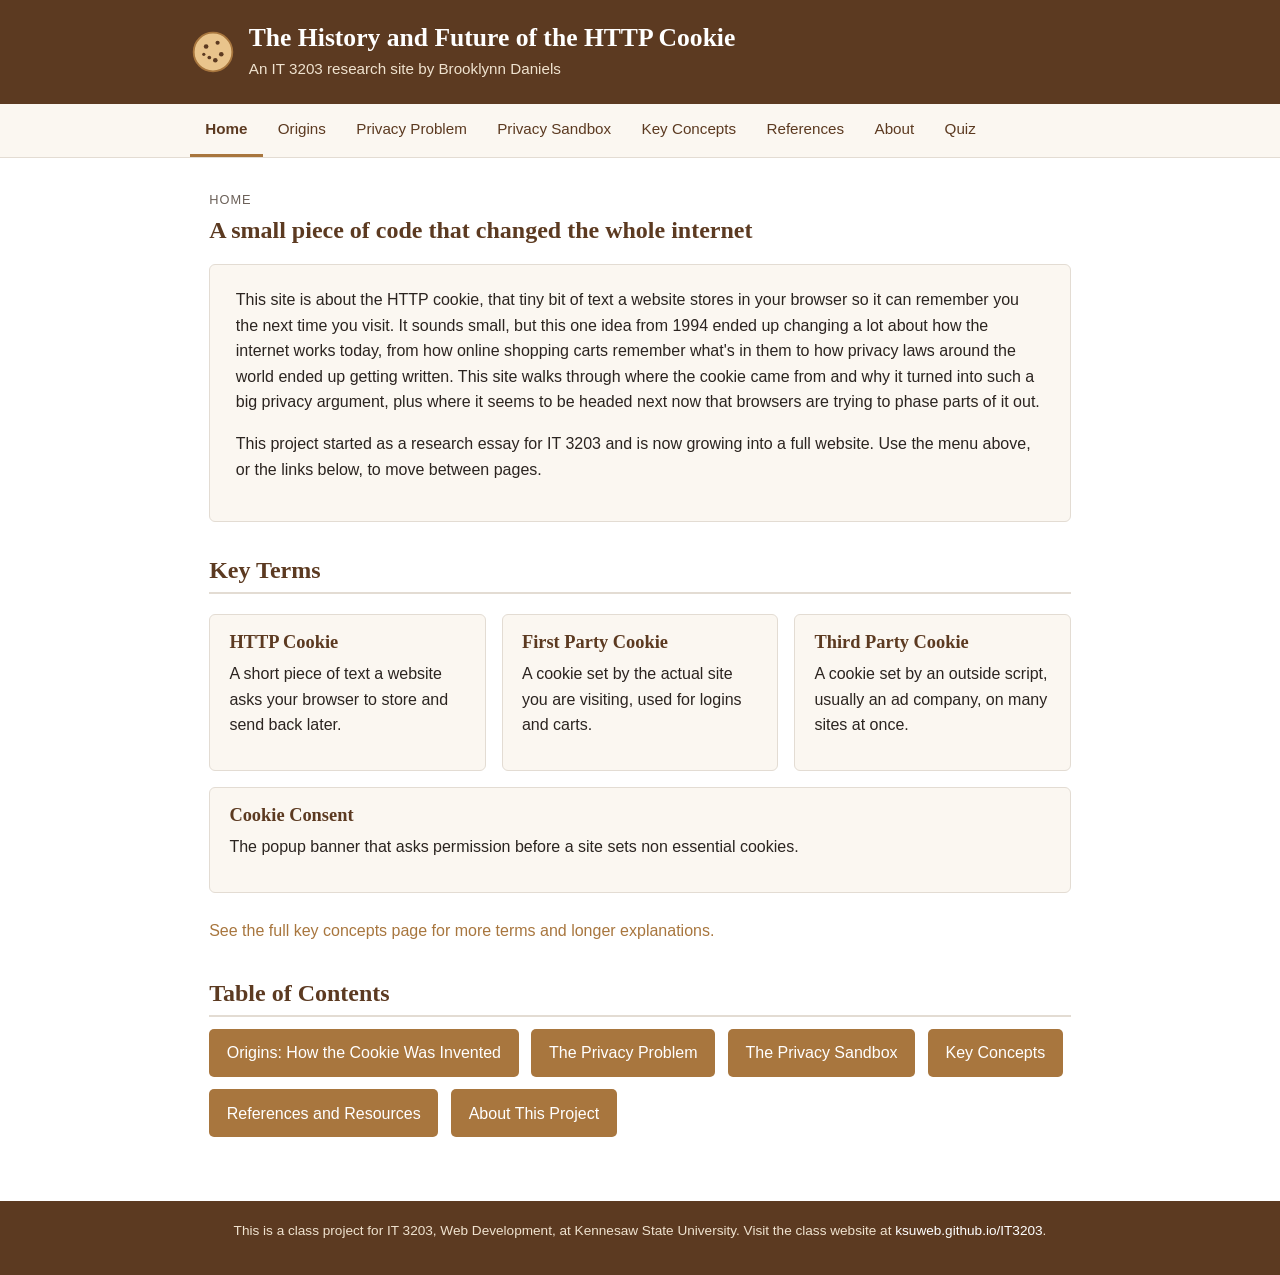
<file: index.html>
<!DOCTYPE html>
<html lang="en">
<head>
  <meta charset="UTF-8">
  <meta name="viewport" content="width=device-width, initial-scale=1.0">
  <title>The History and Future of the HTTP Cookie</title>
  <link rel="stylesheet" href="css/styles.css">
</head>
<body>
<div class="pageFrame">

  <!-- Site header, the same markup is reused at the top of every page -->
  <header id="siteHeader">
    <div class="headerInner">
      <img src="images/cookieIcon.svg" alt="Cookie icon">
      <div>
        <h1>The History and Future of the HTTP Cookie</h1>
        <p>An IT 3203 research site by Brooklynn Daniels</p>
      </div>
    </div>
  </header>

  <!-- Main menu, kept identical on every page so it's consistent site wide -->
  <nav class="mainNav">
    <ul>
      <li><a href="index.html" class="currentPage">Home</a></li>
      <li><a href="origins.html">Origins</a></li>
      <li><a href="privacy.html">Privacy Problem</a></li>
      <li><a href="sandbox.html">Privacy Sandbox</a></li>
      <li><a href="concepts.html">Key Concepts</a></li>
      <li><a href="references.html">References</a></li>
      <li><a href="about.html">About</a></li>
      <li><a href="quiz.html">Quiz</a></li>
    </ul>
  </nav>

  <main>
    <p class="pageLabel">Home</p>
    <h2 style="margin-top:0; border-bottom:none;">A small piece of code that changed the whole internet</h2>

    <div class="introBox">
      <p>
        This site is about the HTTP cookie, that tiny bit of text a website stores in your browser so it can remember you the next time you visit. 
        It sounds small, but this one idea from 1994 ended up changing a lot about how the internet works today, 
        from how online shopping carts remember what's in them to how privacy laws around the world ended up getting written. 
        This site walks through where the cookie came from and why it turned into such a big privacy argument, 
        plus where it seems to be headed next now that browsers are trying to phase parts of it out.
      </p>
      <p>
        This project started as a research essay for IT 3203 and is now growing into a
        full website. Use the menu above, or the links below, to move between pages.
      </p>
    </div>

    <h2>Key Terms</h2>
    <div class="cardRow">
      <div class="card">
        <h3>HTTP Cookie</h3>
        <p>A short piece of text a website asks your browser to store and send back later.</p>
      </div>
      <div class="card">
        <h3>First Party Cookie</h3>
        <p>A cookie set by the actual site you are visiting, used for logins and carts.</p>
      </div>
      <div class="card">
        <h3>Third Party Cookie</h3>
        <p>A cookie set by an outside script, usually an ad company, on many sites at once.</p>
      </div>
      <div class="card">
        <h3>Cookie Consent</h3>
        <p>The popup banner that asks permission before a site sets non essential cookies.</p>
      </div>
    </div>
    <p><a href="concepts.html">See the full key concepts page for more terms and longer explanations.</a></p>

    <h2>Table of Contents</h2>
    <ul class="tocList">
      <li><a href="origins.html">Origins: How the Cookie Was Invented</a></li>
      <li><a href="privacy.html">The Privacy Problem</a></li>
      <li><a href="sandbox.html">The Privacy Sandbox</a></li>
      <li><a href="concepts.html">Key Concepts</a></li>
      <li><a href="references.html">References and Resources</a></li>
      <li><a href="about.html">About This Project</a></li>
    </ul>
  </main>

  <!-- Footer, same on every page, includes the required class project note -->
  <footer>
    <p>
      This is a class project for IT 3203, Web Development, at Kennesaw State University.
      Visit the class website at
      <a href="https://ksuweb.github.io/IT3203/" target="_blank" rel="noopener">ksuweb.github.io/IT3203</a>.
    </p>
  </footer>

</div>
</body>
</html>
</file>
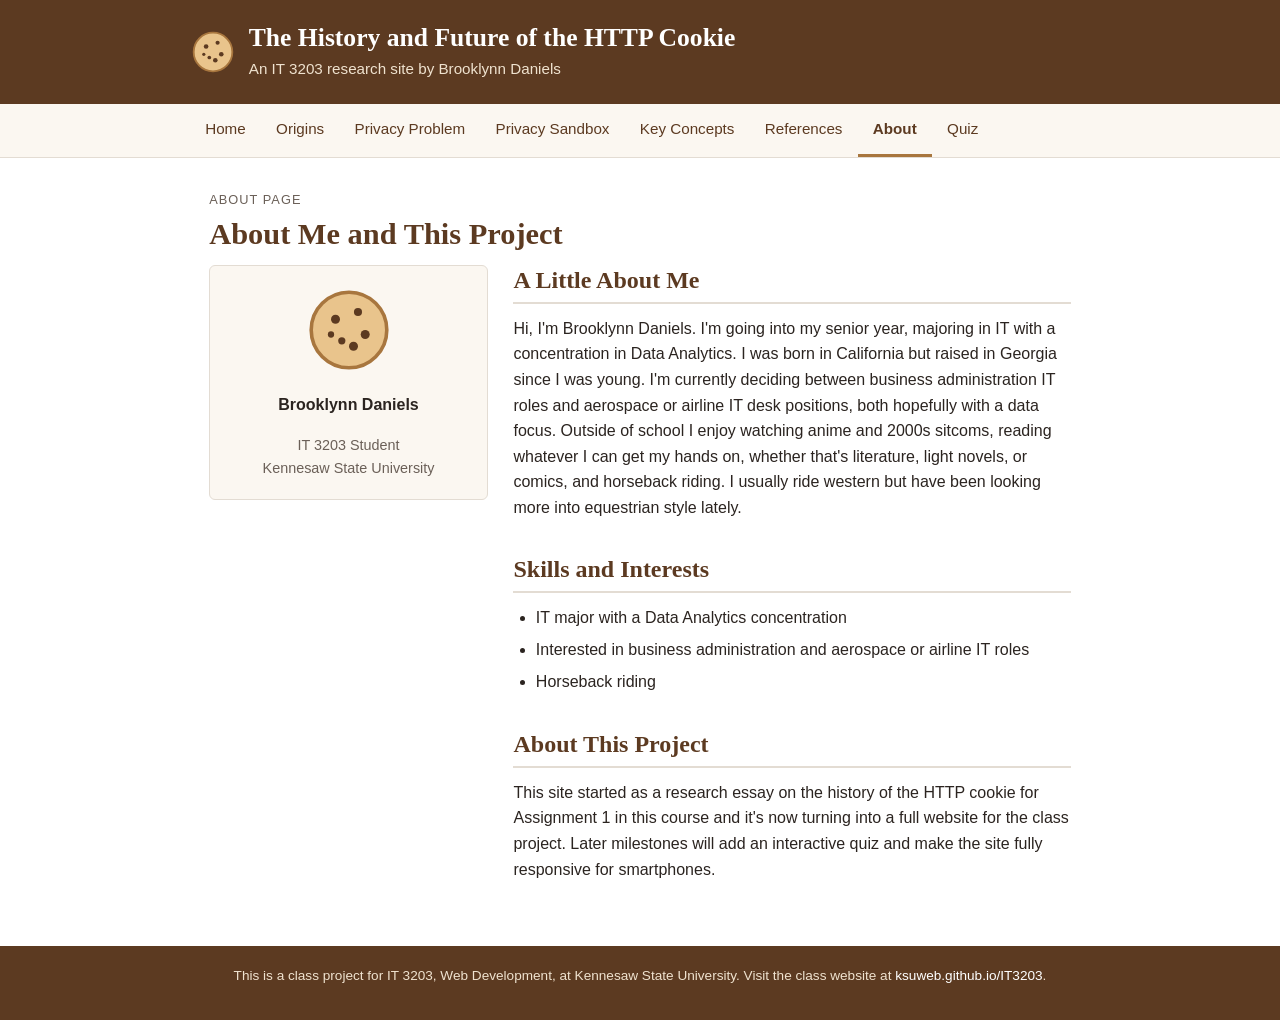
<file: about.html>
<!DOCTYPE html>
<html lang="en">
<head>
  <meta charset="UTF-8">
  <meta name="viewport" content="width=device-width, initial-scale=1.0">
  <title>About | The History and Future of the HTTP Cookie</title>
  <link rel="stylesheet" href="css/styles.css">
</head>
<body>
<div class="pageFrame">

  <header id="siteHeader">
    <div class="headerInner">
      <img src="images/cookieIcon.svg" alt="Cookie icon">
      <div>
        <h1>The History and Future of the HTTP Cookie</h1>
        <p>An IT 3203 research site by Brooklynn Daniels</p>
      </div>
    </div>
  </header>

  <nav class="mainNav">
    <ul>
      <li><a href="index.html">Home</a></li>
      <li><a href="origins.html">Origins</a></li>
      <li><a href="privacy.html">Privacy Problem</a></li>
      <li><a href="sandbox.html">Privacy Sandbox</a></li>
      <li><a href="concepts.html">Key Concepts</a></li>
      <li><a href="references.html">References</a></li>
      <li><a href="about.html" class="currentPage">About</a></li>
      <li><a href="quiz.html">Quiz</a></li>
    </ul>
  </nav>

  <main>
    <p class="pageLabel">About Page</p>
    <h1 style="font-size:1.9rem;">About Me and This Project</h1>

    <!--
      Fill in section below with real details. This is a starting
      template so the page is not left blank, swap in your own bio,
      photo, and interests before this milestone is turned in.
    -->
    <div class="aboutGrid">
      <div class="photoBlock">
        <img src="images/cookieIcon.svg" alt="Placeholder profile icon" style="width:90px;">
        <p style="margin-top:0.6em; font-weight:bold;">Brooklynn Daniels</p>
        <p style="margin:0; color:var(--mutedColor); font-size:0.9rem;">IT 3203 Student</p>
        <p style="margin:0; color:var(--mutedColor); font-size:0.9rem;">Kennesaw State University</p>
      </div>

      <div>
        <h2 style="margin-top:0;">A Little About Me</h2>
        <p>
          Hi, I'm Brooklynn Daniels. I'm going into my senior year, 
          majoring in IT with a concentration in Data Analytics. I was born in California but raised in Georgia since I was young. 
          I'm currently deciding between business administration IT roles and aerospace or airline IT desk positions, 
          both hopefully with a data focus. Outside of school I enjoy watching anime and 2000s sitcoms,
          reading whatever I can get my hands on, whether that's literature, light novels, or comics, and horseback riding. 
          I usually ride western but have been looking more into equestrian style lately.
        </p>

        <h2>Skills and Interests</h2>
        <ul>
          <li>IT major with a Data Analytics concentration</li>
          <li>Interested in business administration and aerospace or airline IT roles</li>
          <li>Horseback riding</li>
        </ul>

        <h2>About This Project</h2>
        <p>
          This site started as a research essay on the history of the HTTP cookie for
          Assignment 1 in this course and it's now turning into a full website for
          the class project. Later milestones will add an
          interactive quiz and make the site fully responsive for smartphones.
        </p>
      </div>
    </div>
  </main>

  <footer>
    <p>
      This is a class project for IT 3203, Web Development, at Kennesaw State University.
      Visit the class website at
      <a href="https://ksuweb.github.io/IT3203/" target="_blank" rel="noopener">ksuweb.github.io/IT3203</a>.
    </p>
  </footer>

</div>
</body>
</html>
</file>
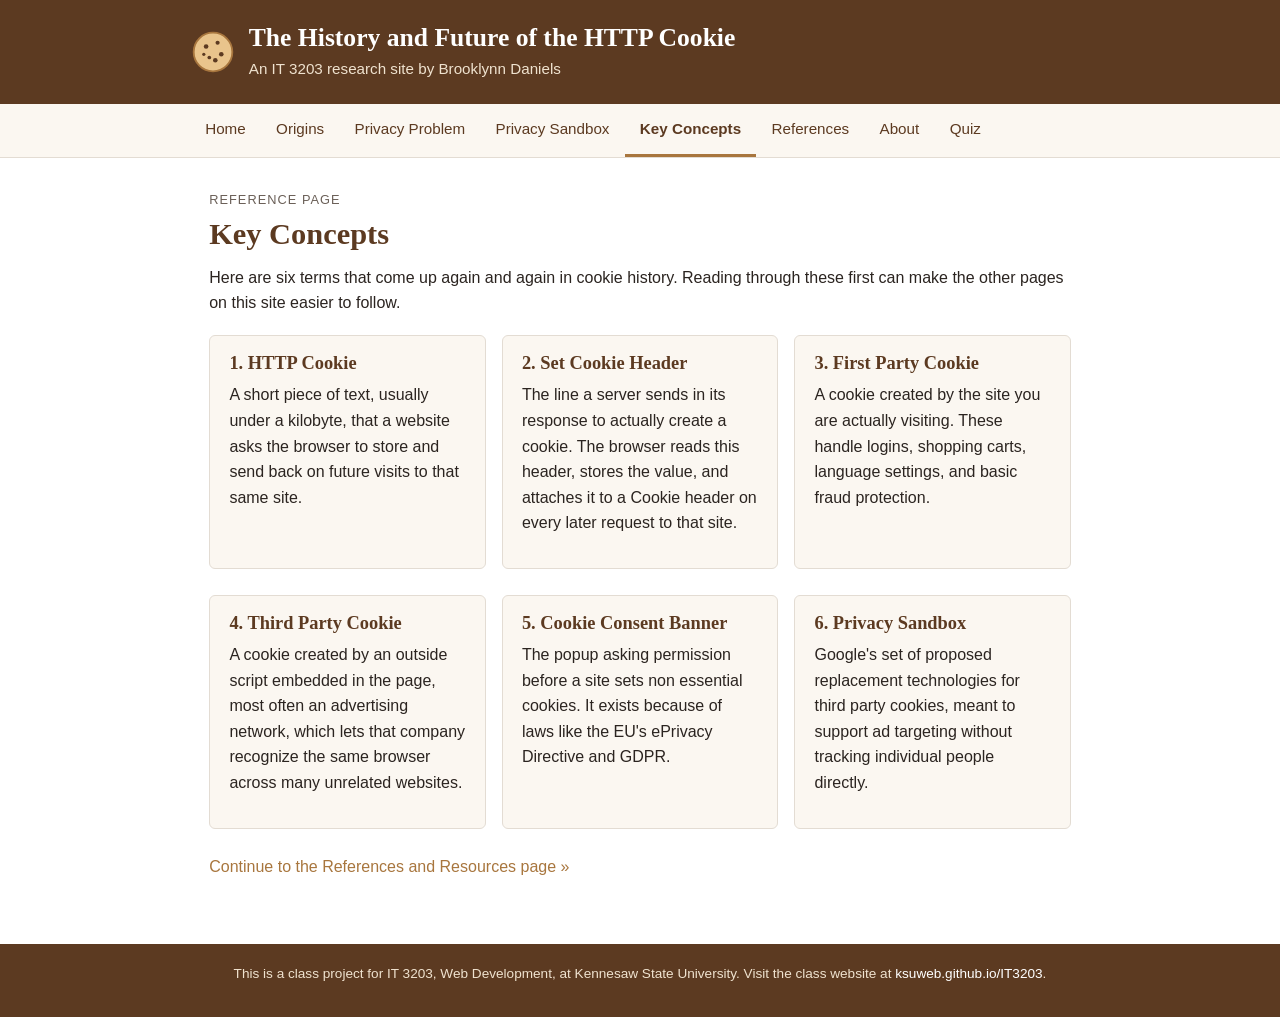
<file: concepts.html>
<!DOCTYPE html>
<html lang="en">
<head>
  <meta charset="UTF-8">
  <meta name="viewport" content="width=device-width, initial-scale=1.0">
  <title>Key Concepts | The History and Future of the HTTP Cookie</title>
  <link rel="stylesheet" href="css/styles.css">
</head>
<body>
<div class="pageFrame">

  <header id="siteHeader">
    <div class="headerInner">
      <img src="images/cookieIcon.svg" alt="Cookie icon">
      <div>
        <h1>The History and Future of the HTTP Cookie</h1>
        <p>An IT 3203 research site by Brooklynn Daniels</p>
      </div>
    </div>
  </header>

  <nav class="mainNav">
    <ul>
      <li><a href="index.html">Home</a></li>
      <li><a href="origins.html">Origins</a></li>
      <li><a href="privacy.html">Privacy Problem</a></li>
      <li><a href="sandbox.html">Privacy Sandbox</a></li>
      <li><a href="concepts.html" class="currentPage">Key Concepts</a></li>
      <li><a href="references.html">References</a></li>
      <li><a href="about.html">About</a></li>
      <li><a href="quiz.html">Quiz</a></li>
    </ul>
  </nav>

  <main>
    <p class="pageLabel">Reference Page</p>
    <h1 style="font-size:1.9rem;">Key Concepts</h1>
    <p>
      Here are six terms that come up again and again in cookie history. Reading through
      these first can make the other pages on this site easier to follow.
    </p>

    <div class="cardRow">
      <div class="card">
        <h3>1. HTTP Cookie</h3>
        <p>
          A short piece of text, usually under a kilobyte, that a website asks the browser
          to store and send back on future visits to that same site.
        </p>
      </div>
      <div class="card">
        <h3>2. Set Cookie Header</h3>
        <p>
          The line a server sends in its response to actually create a cookie. The browser
          reads this header, stores the value, and attaches it to a Cookie header on every
          later request to that site.
        </p>
      </div>
      <div class="card">
        <h3>3. First Party Cookie</h3>
        <p>
          A cookie created by the site you are actually visiting. These handle logins,
          shopping carts, language settings, and basic fraud protection.
        </p>
      </div>
    </div>

    <div class="cardRow">
      <div class="card">
        <h3>4. Third Party Cookie</h3>
        <p>
          A cookie created by an outside script embedded in the page, most often an
          advertising network, which lets that company recognize the same browser across
          many unrelated websites.
        </p>
      </div>
      <div class="card">
        <h3>5. Cookie Consent Banner</h3>
        <p>
          The popup asking permission before a site sets non essential cookies. It exists
          because of laws like the EU's ePrivacy Directive and GDPR.
        </p>
      </div>
      <div class="card">
        <h3>6. Privacy Sandbox</h3>
        <p>
          Google's set of proposed replacement technologies for third party cookies,
          meant to support ad targeting without tracking individual people directly.
        </p>
      </div>
    </div>

    <p><a href="references.html">Continue to the References and Resources page &raquo;</a></p>
  </main>

  <footer>
    <p>
      This is a class project for IT 3203, Web Development, at Kennesaw State University.
      Visit the class website at
      <a href="https://ksuweb.github.io/IT3203/" target="_blank" rel="noopener">ksuweb.github.io/IT3203</a>.
    </p>
  </footer>

</div>
</body>
</html>
</file>
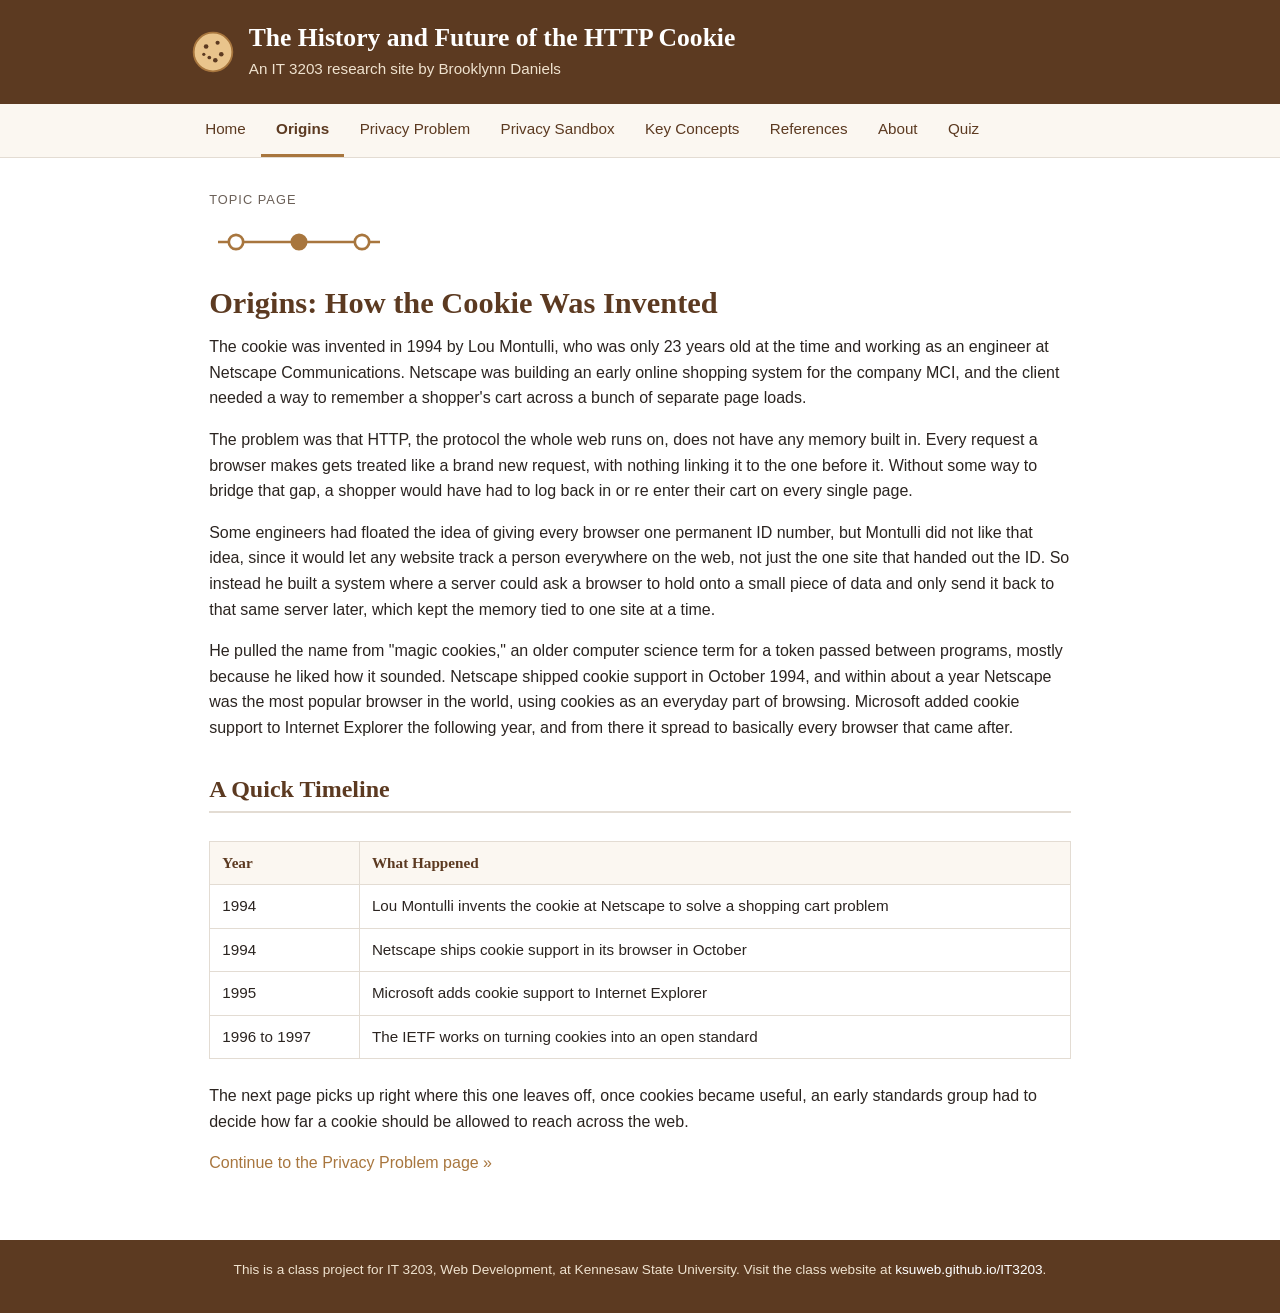
<file: origins.html>
<!DOCTYPE html>
<html lang="en">
<head>
  <meta charset="UTF-8">
  <meta name="viewport" content="width=device-width, initial-scale=1.0">
  <title>Origins | The History and Future of the HTTP Cookie</title>
  <link rel="stylesheet" href="css/styles.css">
</head>
<body>
<div class="pageFrame">

  <header id="siteHeader">
    <div class="headerInner">
      <img src="images/cookieIcon.svg" alt="Cookie icon">
      <div>
        <h1>The History and Future of the HTTP Cookie</h1>
        <p>An IT 3203 research site by Brooklynn Daniels</p>
      </div>
    </div>
  </header>

  <nav class="mainNav">
    <ul>
      <li><a href="index.html">Home</a></li>
      <li><a href="origins.html" class="currentPage">Origins</a></li>
      <li><a href="privacy.html">Privacy Problem</a></li>
      <li><a href="sandbox.html">Privacy Sandbox</a></li>
      <li><a href="concepts.html">Key Concepts</a></li>
      <li><a href="references.html">References</a></li>
      <li><a href="about.html">About</a></li>
      <li><a href="quiz.html">Quiz</a></li>
    </ul>
  </nav>

  <main>
    <p class="pageLabel">Topic Page</p>
    <img src="images/timelineIcon.svg" alt="Timeline icon" style="width:180px; margin-bottom:0.5em;">
    <h1 style="font-size:1.9rem;">Origins: How the Cookie Was Invented</h1>

    <p>
      The cookie was invented in 1994 by Lou Montulli, who was only 23 years old at the
      time and working as an engineer at Netscape Communications. Netscape was building an
      early online shopping system for the company MCI, and the client needed a way to
      remember a shopper's cart across a bunch of separate page loads.
    </p>

    <p>
      The problem was that HTTP, the protocol the whole web runs on, does not have any
      memory built in. Every request a browser makes gets treated like a brand new request,
      with nothing linking it to the one before it. Without some way to bridge that gap, a
      shopper would have had to log back in or re enter their cart on every single page.
    </p>

    <p>
      Some engineers had floated the idea of giving every browser one permanent ID number,
      but Montulli did not like that idea, since it would let any website track a person
      everywhere on the web, not just the one site that handed out the ID. So instead he
      built a system where a server could ask a browser to hold onto a small piece of data
      and only send it back to that same server later, which kept the memory tied to one
      site at a time.
    </p>

    <p>
      He pulled the name from "magic cookies," an older computer science term for a token
      passed between programs, mostly because he liked how it sounded. Netscape shipped
      cookie support in October 1994, and within about a year Netscape was the most popular
      browser in the world, using cookies as an everyday part of browsing. Microsoft added
      cookie support to Internet Explorer the following year, and from there it spread to
      basically every browser that came after.
    </p>

    <h2>A Quick Timeline</h2>
    <div class="tableWrap">
    <table>
      <thead>
        <tr>
          <th>Year</th>
          <th>What Happened</th>
        </tr>
      </thead>
      <tbody>
        <tr>
          <td>1994</td>
          <td>Lou Montulli invents the cookie at Netscape to solve a shopping cart problem</td>
        </tr>
        <tr>
          <td>1994</td>
          <td>Netscape ships cookie support in its browser in October</td>
        </tr>
        <tr>
          <td>1995</td>
          <td>Microsoft adds cookie support to Internet Explorer</td>
        </tr>
        <tr>
          <td>1996 to 1997</td>
          <td>The IETF works on turning cookies into an open standard</td>
        </tr>
      </tbody>
    </table>
    </div>

    <p>
      The next page picks up right where this one leaves off, once cookies became useful,
      an early standards group had to decide how far a cookie should be allowed to reach
      across the web.
    </p>
    <p><a href="privacy.html">Continue to the Privacy Problem page &raquo;</a></p>
  </main>

  <footer>
    <p>
      This is a class project for IT 3203, Web Development, at Kennesaw State University.
      Visit the class website at
      <a href="https://ksuweb.github.io/IT3203/" target="_blank" rel="noopener">ksuweb.github.io/IT3203</a>.
    </p>
  </footer>

</div>
</body>
</html>
</file>
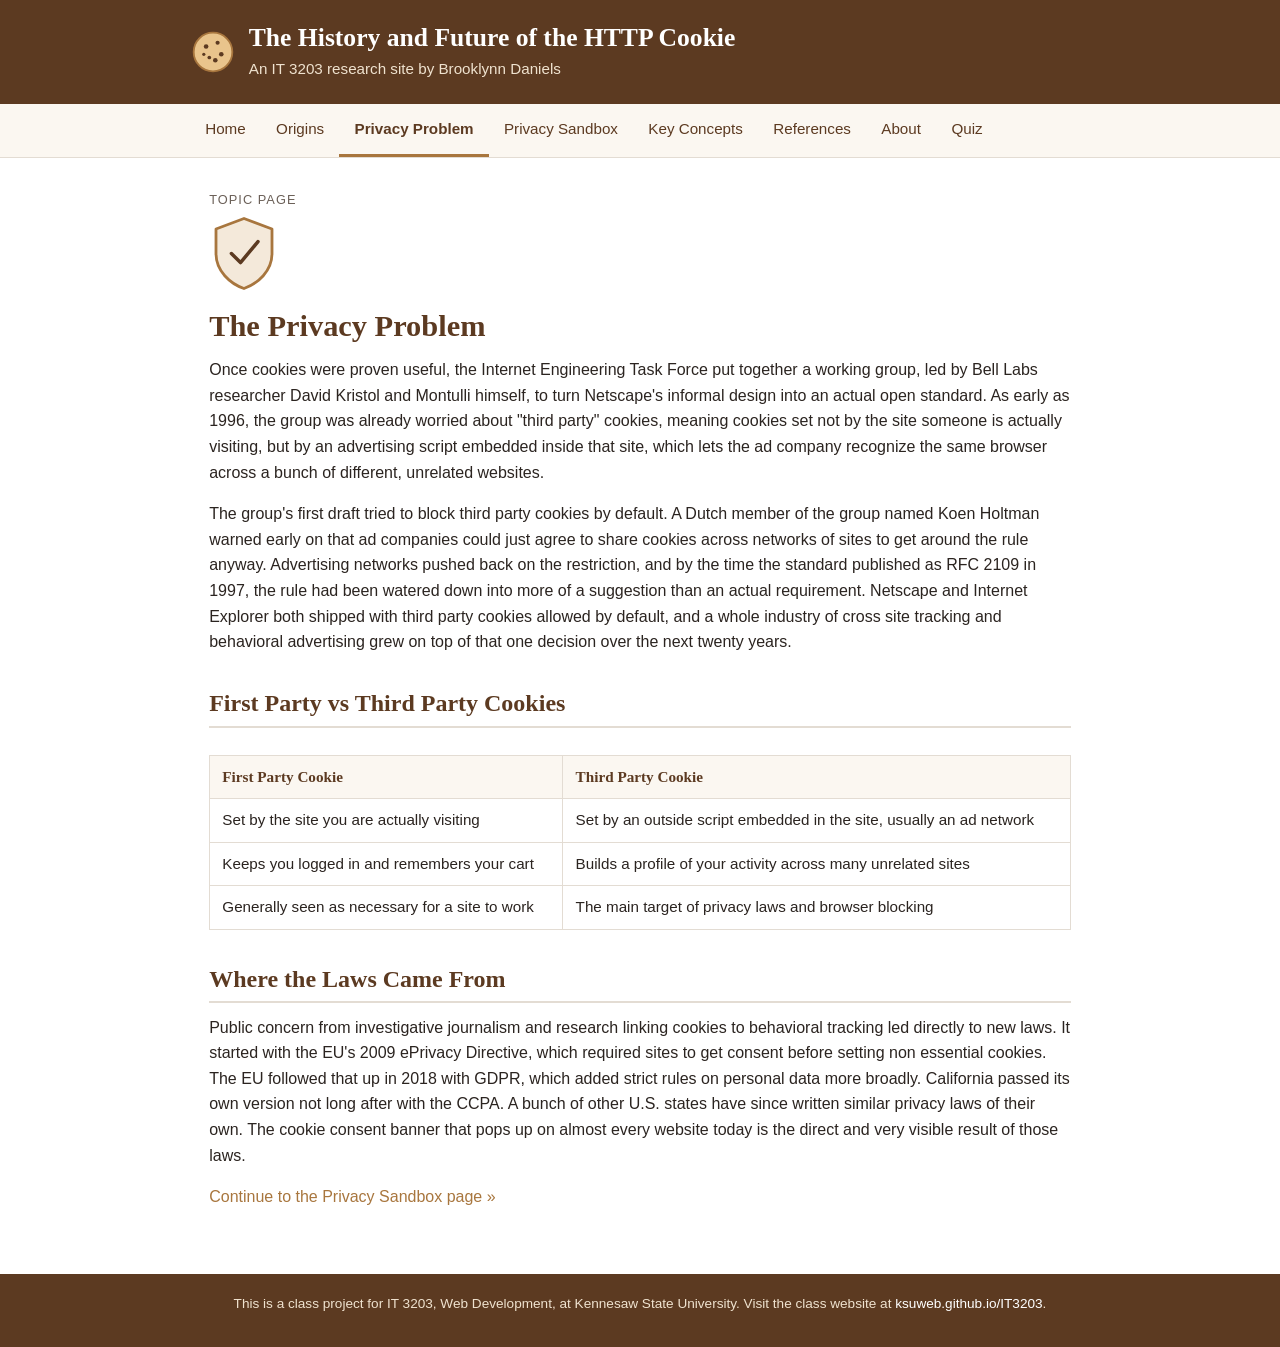
<file: privacy.html>
<!DOCTYPE html>
<html lang="en">
<head>
  <meta charset="UTF-8">
  <meta name="viewport" content="width=device-width, initial-scale=1.0">
  <title>Privacy Problem | The History and Future of the HTTP Cookie</title>
  <link rel="stylesheet" href="css/styles.css">
</head>
<body>
<div class="pageFrame">

  <header id="siteHeader">
    <div class="headerInner">
      <img src="images/cookieIcon.svg" alt="Cookie icon">
      <div>
        <h1>The History and Future of the HTTP Cookie</h1>
        <p>An IT 3203 research site by Brooklynn Daniels</p>
      </div>
    </div>
  </header>

  <nav class="mainNav">
    <ul>
      <li><a href="index.html">Home</a></li>
      <li><a href="origins.html">Origins</a></li>
      <li><a href="privacy.html" class="currentPage">Privacy Problem</a></li>
      <li><a href="sandbox.html">Privacy Sandbox</a></li>
      <li><a href="concepts.html">Key Concepts</a></li>
      <li><a href="references.html">References</a></li>
      <li><a href="about.html">About</a></li>
      <li><a href="quiz.html">Quiz</a></li>
    </ul>
  </nav>

  <main>
    <p class="pageLabel">Topic Page</p>
    <img src="images/shieldIcon.svg" alt="Shield icon" style="width:70px; margin-bottom:0.5em;">
    <h1 style="font-size:1.9rem;">The Privacy Problem</h1>

    <p>
      Once cookies were proven useful, the Internet Engineering Task Force put together a
      working group, led by Bell Labs researcher David Kristol and Montulli himself, to
      turn Netscape's informal design into an actual open standard. As early as 1996, the
      group was already worried about "third party" cookies, meaning cookies set not by
      the site someone is actually visiting, but by an advertising script embedded inside
      that site, which lets the ad company recognize the same browser across a bunch of
      different, unrelated websites.
    </p>

    <p>
      The group's first draft tried to block third party cookies by default. A Dutch
      member of the group named Koen Holtman warned early on that ad companies could just
      agree to share cookies across networks of sites to get around the rule anyway.
      Advertising networks pushed back on the restriction, and by the time the standard
      published as RFC 2109 in 1997, the rule had been watered down into more of a
      suggestion than an actual requirement. Netscape and Internet Explorer both shipped
      with third party cookies allowed by default, and a whole industry of cross site
      tracking and behavioral advertising grew on top of that one decision over the next
      twenty years.
    </p>

    <h2>First Party vs Third Party Cookies</h2>
    <div class="tableWrap">
    <table>
      <thead>
        <tr>
          <th>First Party Cookie</th>
          <th>Third Party Cookie</th>
        </tr>
      </thead>
      <tbody>
        <tr>
          <td>Set by the site you are actually visiting</td>
          <td>Set by an outside script embedded in the site, usually an ad network</td>
        </tr>
        <tr>
          <td>Keeps you logged in and remembers your cart</td>
          <td>Builds a profile of your activity across many unrelated sites</td>
        </tr>
        <tr>
          <td>Generally seen as necessary for a site to work</td>
          <td>The main target of privacy laws and browser blocking</td>
        </tr>
      </tbody>
    </table>
    </div>

    <h2>Where the Laws Came From</h2>
    <p>
      Public concern from investigative journalism and research linking cookies to behavioral tracking led directly to new laws.
      It started with the EU's 2009 ePrivacy Directive, which required sites to get consent before setting non essential cookies. 
      The EU followed that up in 2018 with GDPR, which added strict rules on personal data more broadly. California passed its own version not long after with the CCPA. 
      A bunch of other U.S. states have since written similar privacy laws of their own.
      The cookie consent banner that pops up on almost every website today is the direct and very visible result of those laws.
    </p>

    <p><a href="sandbox.html">Continue to the Privacy Sandbox page &raquo;</a></p>
  </main>

  <footer>
    <p>
      This is a class project for IT 3203, Web Development, at Kennesaw State University.
      Visit the class website at
      <a href="https://ksuweb.github.io/IT3203/" target="_blank" rel="noopener">ksuweb.github.io/IT3203</a>.
    </p>
  </footer>

</div>
</body>
</html>
</file>
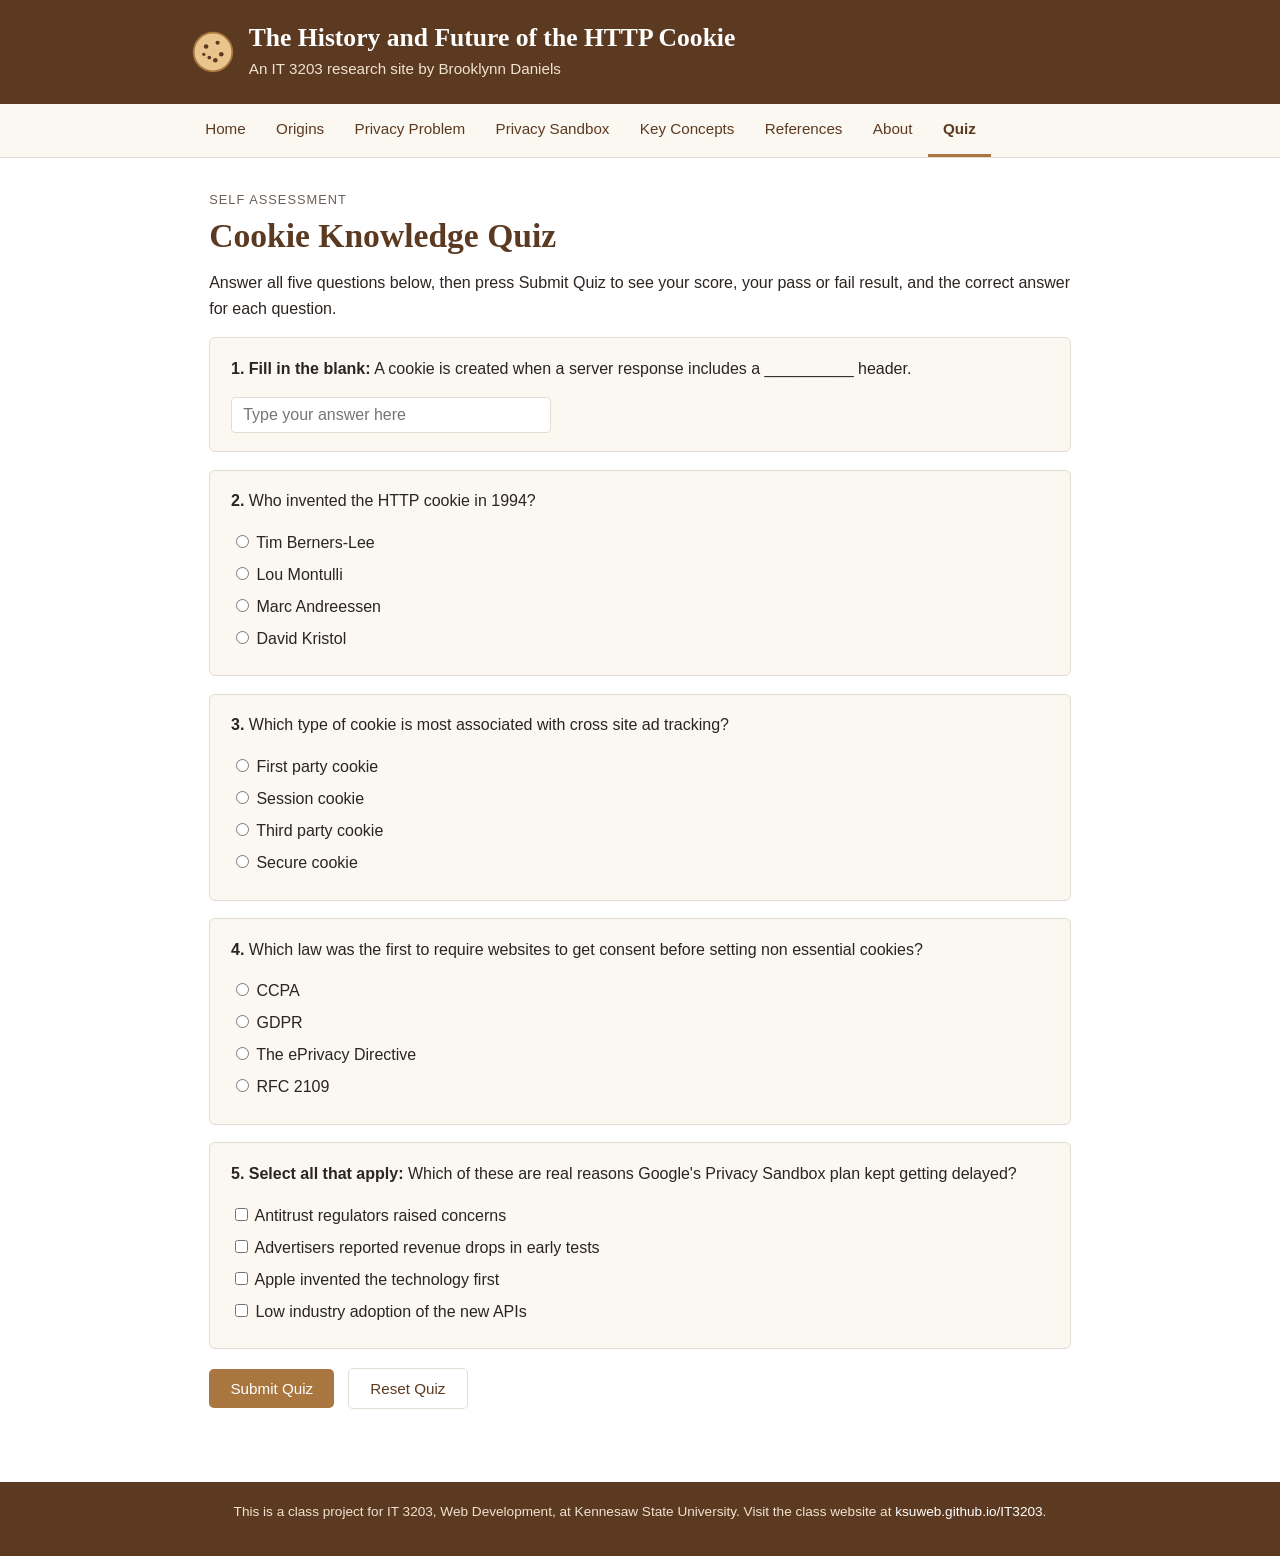
<file: quiz.html>
<!DOCTYPE html>
<html lang="en">
<head>
  <meta charset="UTF-8">
  <meta name="viewport" content="width=device-width, initial-scale=1.0">
  <title>Quiz | The History and Future of the HTTP Cookie</title>
  <link rel="stylesheet" href="css/styles.css">
</head>
<body>
<div class="pageFrame">

  <!-- Site header, the same markup is reused at the top of every page -->
  <header id="siteHeader">
    <div class="headerInner">
      <img src="images/cookieIcon.svg" alt="Cookie icon">
      <div>
        <h1>The History and Future of the HTTP Cookie</h1>
        <p>An IT 3203 research site by Brooklynn Daniels</p>
      </div>
    </div>
  </header>

  <!-- Main menu, kept identical on every page so it's consistent site wide -->
  <nav class="mainNav">
    <ul>
      <li><a href="index.html">Home</a></li>
      <li><a href="origins.html">Origins</a></li>
      <li><a href="privacy.html">Privacy Problem</a></li>
      <li><a href="sandbox.html">Privacy Sandbox</a></li>
      <li><a href="concepts.html">Key Concepts</a></li>
      <li><a href="references.html">References</a></li>
      <li><a href="about.html">About</a></li>
      <li><a href="quiz.html" class="currentPage">Quiz</a></li>
    </ul>
  </nav>

  <main>
    <p class="pageLabel">Self Assessment</p>
    <h1>Cookie Knowledge Quiz</h1>
    <p>Answer all five questions below, then press Submit Quiz to see your score,
      your pass or fail result, and the correct answer for each question.</p>

    <form id="quizForm">

      <div class="quizQuestion">
        <p><strong>1. Fill in the blank:</strong> A cookie is created when a server
          response includes a __________ header.</p>
        <input type="text" id="q1" name="q1" placeholder="Type your answer here">
      </div>

      <div class="quizQuestion">
        <p><strong>2.</strong> Who invented the HTTP cookie in 1994?</p>
        <label><input type="radio" name="q2" value="a"> Tim Berners-Lee</label>
        <label><input type="radio" name="q2" value="b"> Lou Montulli</label>
        <label><input type="radio" name="q2" value="c"> Marc Andreessen</label>
        <label><input type="radio" name="q2" value="d"> David Kristol</label>
      </div>

      <div class="quizQuestion">
        <p><strong>3.</strong> Which type of cookie is most associated with
          cross site ad tracking?</p>
        <label><input type="radio" name="q3" value="a"> First party cookie</label>
        <label><input type="radio" name="q3" value="b"> Session cookie</label>
        <label><input type="radio" name="q3" value="c"> Third party cookie</label>
        <label><input type="radio" name="q3" value="d"> Secure cookie</label>
      </div>

      <div class="quizQuestion">
        <p><strong>4.</strong> Which law was the first to require websites to get
          consent before setting non essential cookies?</p>
        <label><input type="radio" name="q4" value="a"> CCPA</label>
        <label><input type="radio" name="q4" value="b"> GDPR</label>
        <label><input type="radio" name="q4" value="c"> The ePrivacy Directive</label>
        <label><input type="radio" name="q4" value="d"> RFC 2109</label>
      </div>

      <div class="quizQuestion">
        <p><strong>5. Select all that apply:</strong> Which of these are real
          reasons Google's Privacy Sandbox plan kept getting delayed?</p>
        <label><input type="checkbox" name="q5" value="a"> Antitrust regulators raised concerns</label>
        <label><input type="checkbox" name="q5" value="b"> Advertisers reported revenue drops in early tests</label>
        <label><input type="checkbox" name="q5" value="c"> Apple invented the technology first</label>
        <label><input type="checkbox" name="q5" value="d"> Low industry adoption of the new APIs</label>
      </div>

      <div class="quizButtons">
        <button type="submit" id="submitQuizBtn">Submit Quiz</button>
        <button type="button" id="resetQuizBtn">Reset Quiz</button>
      </div>
    </form>

    <div id="resultSummary" class="resultSummary hidden"></div>
    <div id="resultDetails"></div>
  </main>

  <!-- Footer, same on every page, includes the required class project note -->
  <footer>
    <p>
      This is a class project for IT 3203, Web Development, at Kennesaw State University.
      Visit the class website at
      <a href="https://ksuweb.github.io/IT3203/" target="_blank" rel="noopener">ksuweb.github.io/IT3203</a>.
    </p>
  </footer>

</div>
<script src="script.js"></script>
</body>
</html>
</file>
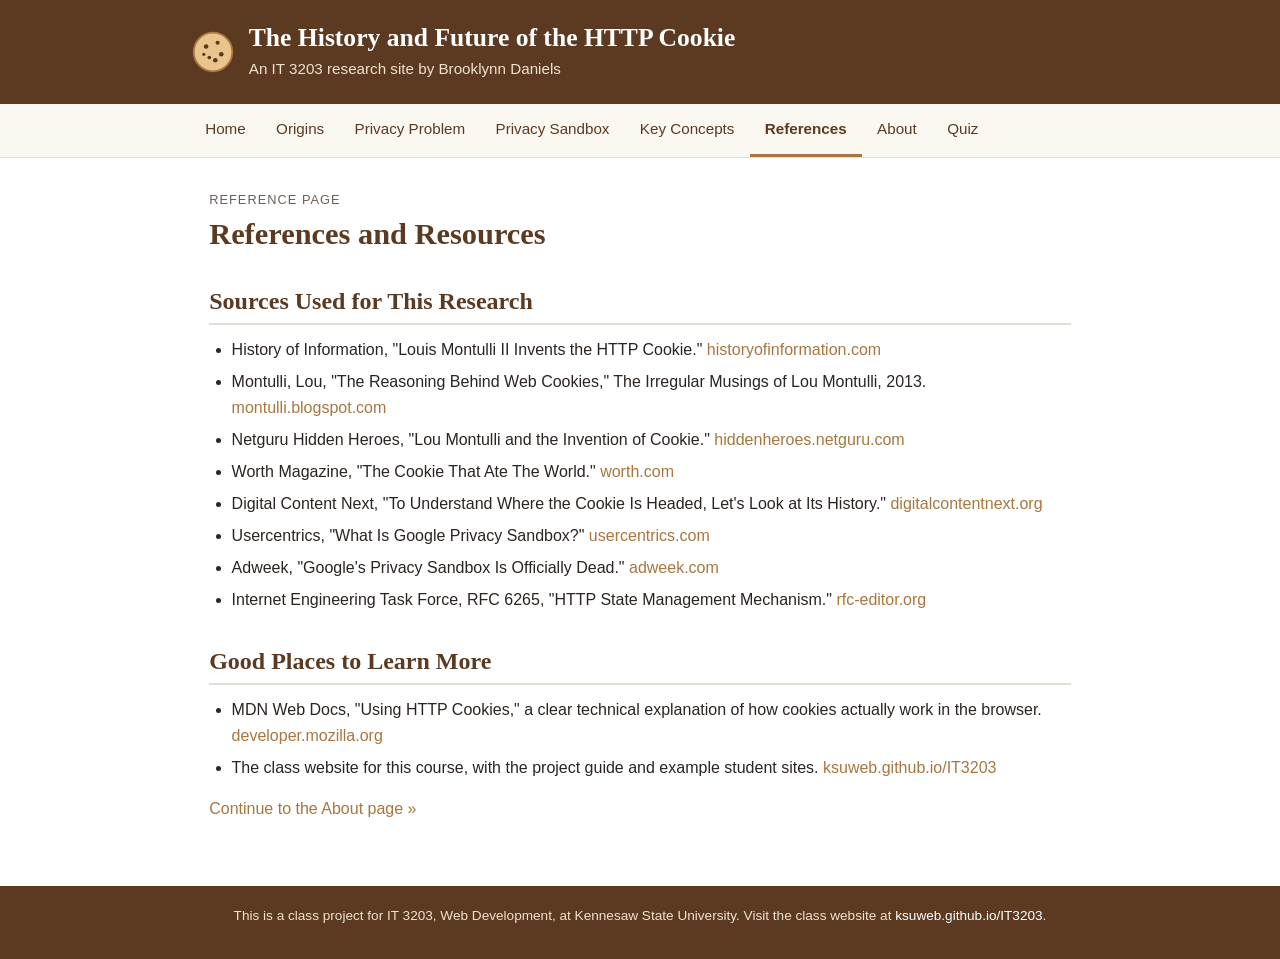
<file: references.html>
<!DOCTYPE html>
<html lang="en">
<head>
  <meta charset="UTF-8">
  <meta name="viewport" content="width=device-width, initial-scale=1.0">
  <title>References | The History and Future of the HTTP Cookie</title>
  <link rel="stylesheet" href="css/styles.css">
</head>
<body>
<div class="pageFrame">

  <header id="siteHeader">
    <div class="headerInner">
      <img src="images/cookieIcon.svg" alt="Cookie icon">
      <div>
        <h1>The History and Future of the HTTP Cookie</h1>
        <p>An IT 3203 research site by Brooklynn Daniels</p>
      </div>
    </div>
  </header>

  <nav class="mainNav">
    <ul>
      <li><a href="index.html">Home</a></li>
      <li><a href="origins.html">Origins</a></li>
      <li><a href="privacy.html">Privacy Problem</a></li>
      <li><a href="sandbox.html">Privacy Sandbox</a></li>
      <li><a href="concepts.html">Key Concepts</a></li>
      <li><a href="references.html" class="currentPage">References</a></li>
      <li><a href="about.html">About</a></li>
      <li><a href="quiz.html">Quiz</a></li>
    </ul>
  </nav>

  <main>
    <p class="pageLabel">Reference Page</p>
    <h1 style="font-size:1.9rem;">References and Resources</h1>

    <h2>Sources Used for This Research</h2>
    <ul>
      <li>
        History of Information, "Louis Montulli II Invents the HTTP Cookie."
        <a href="https://www.historyofinformation.com/detail.php?id=2102" target="_blank" rel="noopener">
          historyofinformation.com
        </a>
      </li>
      <li>
        Montulli, Lou, "The Reasoning Behind Web Cookies," The Irregular Musings of Lou
        Montulli, 2013.
        <a href="http://montulli.blogspot.com/2013/05/the-reasoning-behind-web-cookies.html" target="_blank" rel="noopener">
          montulli.blogspot.com
        </a>
      </li>
      <li>
        Netguru Hidden Heroes, "Lou Montulli and the Invention of Cookie."
        <a href="https://hiddenheroes.netguru.com/lou-montulli" target="_blank" rel="noopener">
          hiddenheroes.netguru.com
        </a>
      </li>
      <li>
        Worth Magazine, "The Cookie That Ate The World."
        <a href="https://worth.com/cookie-ate-world/" target="_blank" rel="noopener">worth.com</a>
      </li>
      <li>
        Digital Content Next, "To Understand Where the Cookie Is Headed, Let's Look at Its
        History."
        <a href="https://digitalcontentnext.org/blog/2020/11/16/to-understand-where-the-cookie-is-headed-lets-look-at-its-history/" target="_blank" rel="noopener">
          digitalcontentnext.org
        </a>
      </li>
      <li>
        Usercentrics, "What Is Google Privacy Sandbox?"
        <a href="https://usercentrics.com/knowledge-hub/what-is-google-privacy-sandbox/" target="_blank" rel="noopener">
          usercentrics.com
        </a>
      </li>
      <li>
        Adweek, "Google's Privacy Sandbox Is Officially Dead."
        <a href="https://www.adweek.com/media/googles-privacy-sandbox-is-officially-dead/" target="_blank" rel="noopener">
          adweek.com
        </a>
      </li>
      <li>
        Internet Engineering Task Force, RFC 6265, "HTTP State Management Mechanism."
        <a href="https://www.rfc-editor.org/rfc/rfc6265" target="_blank" rel="noopener">
          rfc-editor.org
        </a>
      </li>
    </ul>

    <h2>Good Places to Learn More</h2>
    <ul>
      <li>
        MDN Web Docs, "Using HTTP Cookies," a clear technical explanation of how cookies
        actually work in the browser.
        <a href="https://developer.mozilla.org/en-US/docs/Web/HTTP/Cookies" target="_blank" rel="noopener">
          developer.mozilla.org
        </a>
      </li>
      <li>
        The class website for this course, with the project guide and example student
        sites.
        <a href="https://ksuweb.github.io/IT3203/" target="_blank" rel="noopener">
          ksuweb.github.io/IT3203
        </a>
      </li>
    </ul>

    <p><a href="about.html">Continue to the About page &raquo;</a></p>
  </main>

  <footer>
    <p>
      This is a class project for IT 3203, Web Development, at Kennesaw State University.
      Visit the class website at
      <a href="https://ksuweb.github.io/IT3203/" target="_blank" rel="noopener">ksuweb.github.io/IT3203</a>.
    </p>
  </footer>

</div>
</body>
</html>
</file>
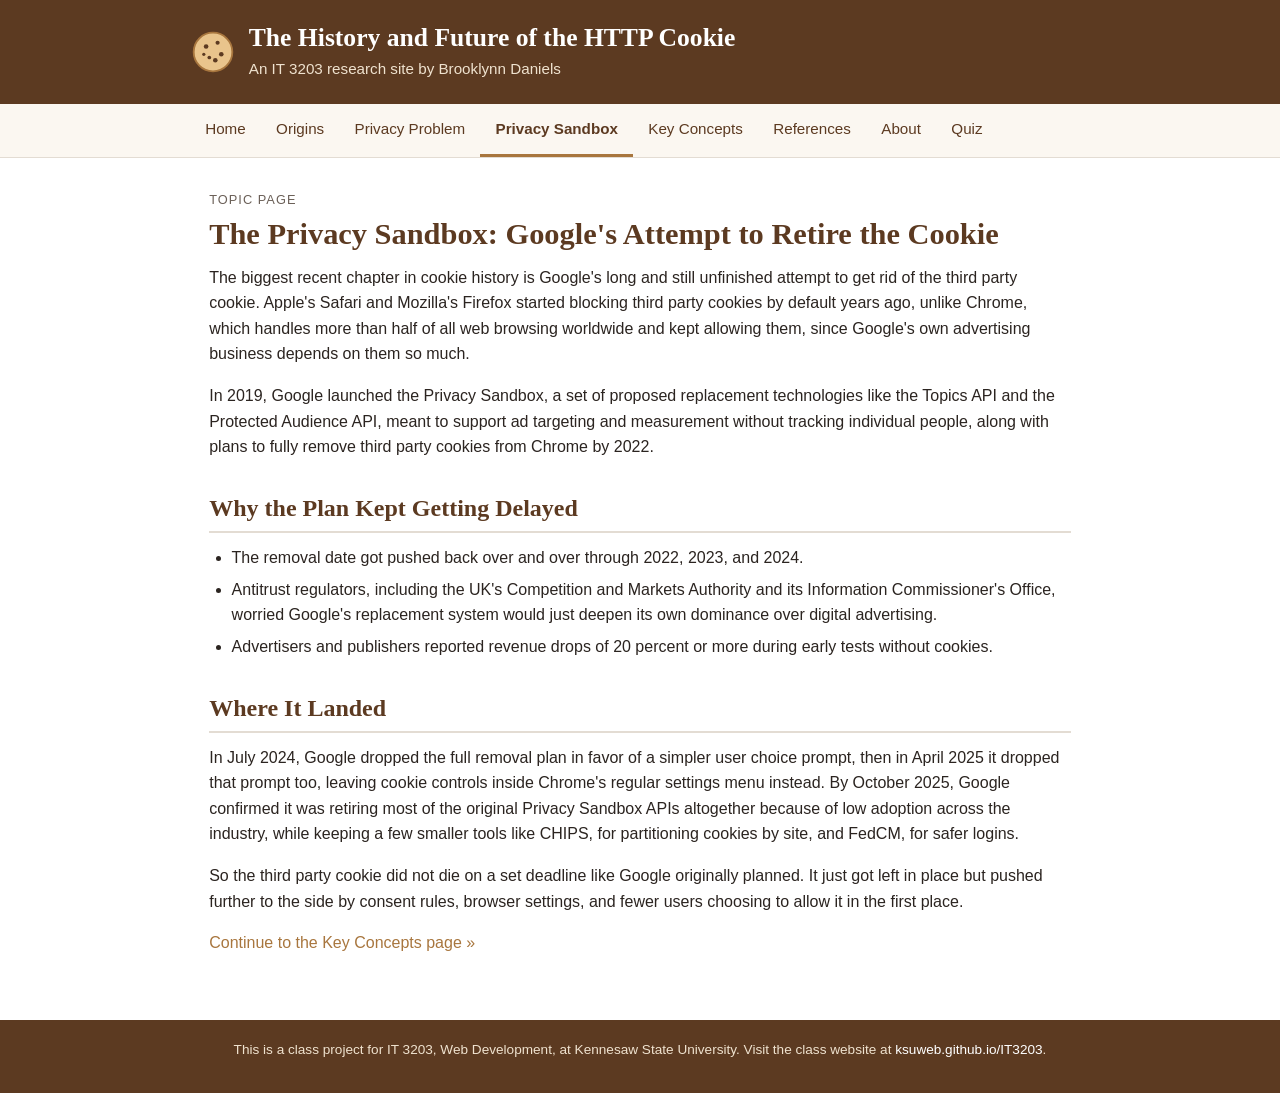
<file: sandbox.html>
<!DOCTYPE html>
<html lang="en">
<head>
  <meta charset="UTF-8">
  <meta name="viewport" content="width=device-width, initial-scale=1.0">
  <title>Privacy Sandbox | The History and Future of the HTTP Cookie</title>
  <link rel="stylesheet" href="css/styles.css">
</head>
<body>
<div class="pageFrame">

  <header id="siteHeader">
    <div class="headerInner">
      <img src="images/cookieIcon.svg" alt="Cookie icon">
      <div>
        <h1>The History and Future of the HTTP Cookie</h1>
        <p>An IT 3203 research site by Brooklynn Daniels</p>
      </div>
    </div>
  </header>

  <nav class="mainNav">
    <ul>
      <li><a href="index.html">Home</a></li>
      <li><a href="origins.html">Origins</a></li>
      <li><a href="privacy.html">Privacy Problem</a></li>
      <li><a href="sandbox.html" class="currentPage">Privacy Sandbox</a></li>
      <li><a href="concepts.html">Key Concepts</a></li>
      <li><a href="references.html">References</a></li>
      <li><a href="about.html">About</a></li>
      <li><a href="quiz.html">Quiz</a></li>
    </ul>
  </nav>

  <main>
    <p class="pageLabel">Topic Page</p>
    <h1 style="font-size:1.9rem;">The Privacy Sandbox: Google's Attempt to Retire the Cookie</h1>

    <p>
      The biggest recent chapter in cookie history is Google's long and still unfinished
      attempt to get rid of the third party cookie. Apple's Safari and Mozilla's Firefox
      started blocking third party cookies by default years ago, unlike Chrome, which
      handles more than half of all web browsing worldwide and kept allowing them, since
      Google's own advertising business depends on them so much.
    </p>

    <p>
      In 2019, Google launched the Privacy Sandbox, a set of proposed replacement
      technologies like the Topics API and the Protected Audience API, meant to support ad
      targeting and measurement without tracking individual people, along with plans to
      fully remove third party cookies from Chrome by 2022.
    </p>

    <h2>Why the Plan Kept Getting Delayed</h2>
    <ul>
      <li>The removal date got pushed back over and over through 2022, 2023, and 2024.</li>
      <li>
        Antitrust regulators, including the UK's Competition and Markets Authority and its
        Information Commissioner's Office, worried Google's replacement system would just
        deepen its own dominance over digital advertising.
      </li>
      <li>
        Advertisers and publishers reported revenue drops of 20 percent or more during
        early tests without cookies.
      </li>
    </ul>

    <h2>Where It Landed</h2>
    <p>
      In July 2024, Google dropped the full removal plan in favor of a simpler user choice
      prompt, then in April 2025 it dropped that prompt too, leaving cookie controls inside
      Chrome's regular settings menu instead. By October 2025, Google confirmed it was
      retiring most of the original Privacy Sandbox APIs altogether because of low adoption
      across the industry, while keeping a few smaller tools like CHIPS, for partitioning
      cookies by site, and FedCM, for safer logins.
    </p>

    <p>
      So the third party cookie did not die on a set deadline like Google originally
      planned. It just got left in place but pushed further to the side by consent rules,
      browser settings, and fewer users choosing to allow it in the first place.
    </p>

    <p><a href="concepts.html">Continue to the Key Concepts page &raquo;</a></p>
  </main>

  <footer>
    <p>
      This is a class project for IT 3203, Web Development, at Kennesaw State University.
      Visit the class website at
      <a href="https://ksuweb.github.io/IT3203/" target="_blank" rel="noopener">ksuweb.github.io/IT3203</a>.
    </p>
  </footer>

</div>
</body>
</html>
</file>
<file: css/styles.css>
/* =========================================================
   IT 3203 Project Milestone 1
   Style sheet for The History and Future of the HTTP Cookie
   Author: Brooklynn Daniels
   This is the only CSS file used across every page on the site.
   ========================================================= */

/* ---- Color and spacing settings kept in one place so the
   whole site is easy to update from a single spot ---- */
:root {
  --bgColor: #FFFFFF;
  --pageWidth: 900px;
  --textColor: #2B2420;
  --mutedColor: #6B6058;
  --accentColor: #A8763E;
  --accentDark: #5C3A21;
  --softBg: #FBF7F1;
  --borderColor: #E3DCD3;
  --headingFont: Georgia, "Times New Roman", serif;
  --bodyFont: Arial, Verdana, sans-serif;
}

/* ---- Type selectors: these style every element of that
   kind on the page, no class needed ---- */
* {
  box-sizing: border-box;
}

body {
  margin: 0;
  font-family: var(--bodyFont);
  font-size: 16px;
  line-height: 1.6;
  color: var(--textColor);
  background-color: var(--bgColor);
}

h1, h2, h3 {
  font-family: var(--headingFont);
  color: var(--accentDark);
  line-height: 1.25;
}

h1 {
  font-size: 2.1rem;
  margin: 0 0 0.4em 0;
}

h2 {
  font-size: 1.5rem;
  margin: 1.4em 0 0.5em 0;
  padding-bottom: 0.3em;
  border-bottom: 2px solid var(--borderColor);
}

h3 {
  font-size: 1.15rem;
  margin: 1em 0 0.4em 0;
}

p {
  margin: 0 0 1em 0;
}

ul, ol {
  margin: 0 0 1em 0;
  padding-left: 1.4em;
}

li {
  margin-bottom: 0.4em;
}

a {
  color: var(--accentColor);
  text-decoration: none;
  border-bottom: 1px solid transparent;
}

/* hover effect required by the milestone guide, applies to
   every plain text link across the whole site */
a:hover {
  color: var(--accentDark);
  border-bottom: 1px solid var(--accentDark);
}

table {
  width: 100%;
  border-collapse: collapse;
  margin: 1em 0 1.5em 0;
  font-size: 0.95rem;
}

th, td {
  text-align: left;
  padding: 0.6em 0.8em;
  border: 1px solid var(--borderColor);
}

th {
  background-color: var(--softBg);
  color: var(--accentDark);
  font-family: var(--headingFont);
}

img {
  max-width: 100%;
  height: auto;
}

/* =========================================================
   Page frame, built with CSS grid so header, nav, main
   content, and footer always stack in the same order
   ========================================================= */
.pageFrame {
  display: grid;
  grid-template-rows: auto auto 1fr auto;
  min-height: 100vh;
}

/* ---- id selector: there is only ever one site header,
   so it gets its own id instead of a class ---- */
#siteHeader {
  background-color: var(--accentDark);
  color: #FFFFFF;
  padding: 1.4em 1.2em;
}

#siteHeader .headerInner {
  max-width: var(--pageWidth);
  margin: 0 auto;
  display: flex;
  align-items: center;
  gap: 0.8em;
}

#siteHeader h1 {
  color: #FFFFFF;
  font-size: 1.6rem;
  margin: 0;
}

#siteHeader p {
  margin: 0.2em 0 0 0;
  color: #EFE2CF;
  font-size: 0.95rem;
}

#siteHeader img {
  width: 46px;
  height: 46px;
  flex-shrink: 0;
}

/* ---- class selector: the nav menu is reused on every
   page, so it is styled by class rather than id ---- */
.mainNav {
  background-color: var(--softBg);
  border-bottom: 1px solid var(--borderColor);
}

.mainNav ul {
  max-width: var(--pageWidth);
  margin: 0 auto;
  padding: 0;
  list-style: none;
  display: flex;
  flex-wrap: wrap;
}

.mainNav li {
  margin: 0;
}

.mainNav a {
  display: block;
  padding: 0.85em 1em;
  color: var(--accentDark);
  border-bottom: 3px solid transparent;
  font-size: 0.95rem;
}

.mainNav a:hover {
  background-color: #FFFFFF;
  border-bottom: 3px solid var(--accentColor);
}

.mainNav a.currentPage {
  border-bottom: 3px solid var(--accentColor);
  font-weight: bold;
}

main {
  max-width: var(--pageWidth);
  margin: 0 auto;
  padding: 2em 1.2em 3em 1.2em;
  width: 100%;
}

/* ---- Homepage abstract box ---- */
.introBox {
  background-color: var(--softBg);
  border: 1px solid var(--borderColor);
  border-radius: 6px;
  padding: 1.4em 1.6em;
  margin-bottom: 1.6em;
}

/* ---- Key terms and key concepts, laid out with flexbox
   so the cards wrap naturally on a narrow screen ---- */
.cardRow {
  display: flex;
  flex-wrap: wrap;
  gap: 1em;
  margin: 1.2em 0 1.6em 0;
}

.card {
  background-color: var(--softBg);
  border: 1px solid var(--borderColor);
  border-radius: 6px;
  padding: 1em 1.2em;
  flex: 1 1 250px;
}

.card h3 {
  margin-top: 0;
  color: var(--accentDark);
}

/* ---- Table of contents list on the homepage ---- */
.tocList {
  display: flex;
  flex-wrap: wrap;
  gap: 0.8em;
  list-style: none;
  padding: 0;
}

.tocList li {
  margin: 0;
}

.tocList a {
  display: block;
  padding: 0.7em 1.1em;
  background-color: var(--accentColor);
  color: #FFFFFF;
  border-radius: 5px;
  border-bottom: none;
}

.tocList a:hover {
  background-color: var(--accentDark);
  border-bottom: none;
}

/* ---- Small page label shown above every h1, gives each
   page a consistent, simple business style header ---- */
.pageLabel {
  font-size: 0.8rem;
  letter-spacing: 0.08em;
  text-transform: uppercase;
  color: var(--mutedColor);
  margin-bottom: 0.3em;
}

/* ---- About page layout ---- */
.aboutGrid {
  display: grid;
  grid-template-columns: 1fr 2fr;
  gap: 1.6em;
  align-items: start;
}

.aboutGrid .photoBlock {
  background-color: var(--softBg);
  border: 1px solid var(--borderColor);
  border-radius: 6px;
  padding: 1.2em;
  text-align: center;
}

@media (max-width: 620px) {
  .aboutGrid {
    grid-template-columns: 1fr;
  }
}

/* =========================================================
   Footer, same on every page, holds the required class
   project note and the link to the class website
   ========================================================= */
footer {
  background-color: var(--accentDark);
  color: #EFE2CF;
  padding: 1.4em 1.2em;
  font-size: 0.85rem;
  text-align: center;
}

footer a {
  color: #FFFFFF;
}

footer a:hover {
  color: var(--softBg);
  border-bottom: 1px solid var(--softBg);
}

/* =========================================================
   Quiz page, added for Milestone 2
   Uses the same color variables as the rest of the site
   ========================================================= */
.quizQuestion {
  background-color: var(--softBg);
  border: 1px solid var(--borderColor);
  border-radius: 6px;
  padding: 1.1em 1.3em;
  margin-bottom: 1.1em;
}

.quizQuestion label {
  display: block;
  margin: 0.4em 0;
  cursor: pointer;
}

.quizQuestion input[type="text"] {
  padding: 0.5em 0.7em;
  width: 100%;
  max-width: 320px;
  border: 1px solid var(--borderColor);
  border-radius: 4px;
  font-family: var(--bodyFont);
  font-size: 1rem;
}

.quizButtons {
  margin: 1.2em 0 1.6em 0;
}

.quizButtons button {
  font-family: var(--bodyFont);
  font-size: 0.95rem;
  padding: 0.7em 1.4em;
  border-radius: 5px;
  border: none;
  cursor: pointer;
  margin-right: 0.6em;
}

#submitQuizBtn {
  background-color: var(--accentColor);
  color: #FFFFFF;
}

#submitQuizBtn:hover {
  background-color: var(--accentDark);
}

#resetQuizBtn {
  background-color: #FFFFFF;
  color: var(--accentDark);
  border: 1px solid var(--borderColor) !important;
}

#resetQuizBtn:hover {
  background-color: var(--softBg);
}

.resultSummary {
  padding: 1em 1.3em;
  border-radius: 6px;
  margin-bottom: 1.4em;
  font-family: var(--headingFont);
  font-size: 1.15rem;
}

.resultPass {
  background-color: #E7F2E2;
  color: #2E6B1F;
  border: 1px solid #BFE0B2;
}

.resultFail {
  background-color: #F7E4DE;
  color: #96382C;
  border: 1px solid #EABDB0;
}

.answerCorrect {
  color: #2E6B1F;
  font-weight: bold;
}

.answerIncorrect {
  color: #96382C;
  font-weight: bold;
}

.hidden {
  display: none;
}

/* ---- Table wrapper so wide tables can scroll sideways
   on a narrow screen instead of squishing or breaking
   the page layout ---- */
.tableWrap {
  overflow-x: auto;
  -webkit-overflow-scrolling: touch;
  margin-bottom: 1.5em;
}

.tableWrap table {
  margin-bottom: 0;
}

/* =========================================================
   Milestone 3: Responsive and mobile web design
   Two breakpoints are used below, one for tablet size
   screens and one for phone size screens, so the layout
   keeps adjusting as the screen gets smaller
   ========================================================= */

/* ---- Tablet size screens ---- */
@media (max-width: 768px) {
  #siteHeader .headerInner {
    flex-direction: column;
    text-align: center;
  }

  #siteHeader p {
    text-align: center;
  }

  main {
    padding: 1.8em 1em 2.5em 1em;
  }
}

/* ---- Phone size screens ---- */
@media (max-width: 480px) {
  body {
    font-size: 15px;
  }

  h1 {
    font-size: 1.6rem;
  }

  h2 {
    font-size: 1.25rem;
  }

  #siteHeader h1 {
    font-size: 1.3rem;
  }

  /* Stack the main menu into full width, easy to tap links
     instead of a tight row of small text links */
  .mainNav ul {
    flex-direction: column;
  }

  .mainNav a {
    border-bottom: 1px solid var(--borderColor);
  }

  .mainNav a.currentPage,
  .mainNav a:hover {
    border-bottom: 1px solid var(--borderColor);
    border-left: 4px solid var(--accentColor);
  }

  .cardRow {
    flex-direction: column;
  }

  .tocList {
    flex-direction: column;
  }

  .tocList a {
    text-align: center;
  }

  /* Give the table a minimum width inside its scroll
     wrapper so the columns stay readable on a phone */
  .tableWrap table {
    min-width: 480px;
  }

  /* Stack the quiz buttons and make them full width,
     easier to tap accurately on a small screen */
  .quizButtons button {
    display: block;
    width: 100%;
    margin: 0 0 0.7em 0;
  }

  .quizQuestion input[type="text"] {
    max-width: 100%;
  }
}

/* =========================================================
   Milestone 3: Responsive and mobile design
   Two breakpoints below: tablet size and phone size.
   Goal is that the layout, menu, tables, and quiz form all
   stay easy to read and tap on a small screen.
   ========================================================= */

/* ---- Tablet size and smaller ---- */
@media (max-width: 768px) {

  main {
    padding: 1.6em 1em 2.4em 1em;
  }

  h1 {
    font-size: 1.8rem;
  }

  #siteHeader {
    padding: 1.1em 1em;
  }

  #siteHeader h1 {
    font-size: 1.35rem;
  }

  .mainNav a {
    padding: 0.7em 0.85em;
    font-size: 0.9rem;
  }

  .aboutGrid {
    grid-template-columns: 1fr;
  }
}

/* ---- Phone size and smaller ---- */
@media (max-width: 480px) {

  /* Stack the header logo and title so nothing gets squeezed */
  #siteHeader .headerInner {
    flex-direction: column;
    text-align: center;
    gap: 0.4em;
  }

  /* Full width, stacked menu items are easier to tap than a
     row of small links on a phone */
  .mainNav ul {
    flex-direction: column;
  }

  .mainNav li {
    width: 100%;
  }

  .mainNav a {
    text-align: center;
    border-bottom: 1px solid var(--borderColor);
  }

  h1 {
    font-size: 1.5rem;
  }

  h2 {
    font-size: 1.25rem;
  }

  /* Key term and key concept cards go full width */
  .card {
    flex: 1 1 100%;
  }

  /* Tables get their own horizontal scroll instead of
     squeezing every column onto a narrow screen */
  table {
    display: block;
    overflow-x: auto;
    white-space: nowrap;
  }

  /* Quiz text input and buttons go full width and stack,
     which is easier to tap and read on a phone */
  .quizQuestion input[type="text"] {
    max-width: 100%;
  }

  .quizButtons button {
    display: block;
    width: 100%;
    margin: 0 0 0.6em 0;
  }
}
</file>
